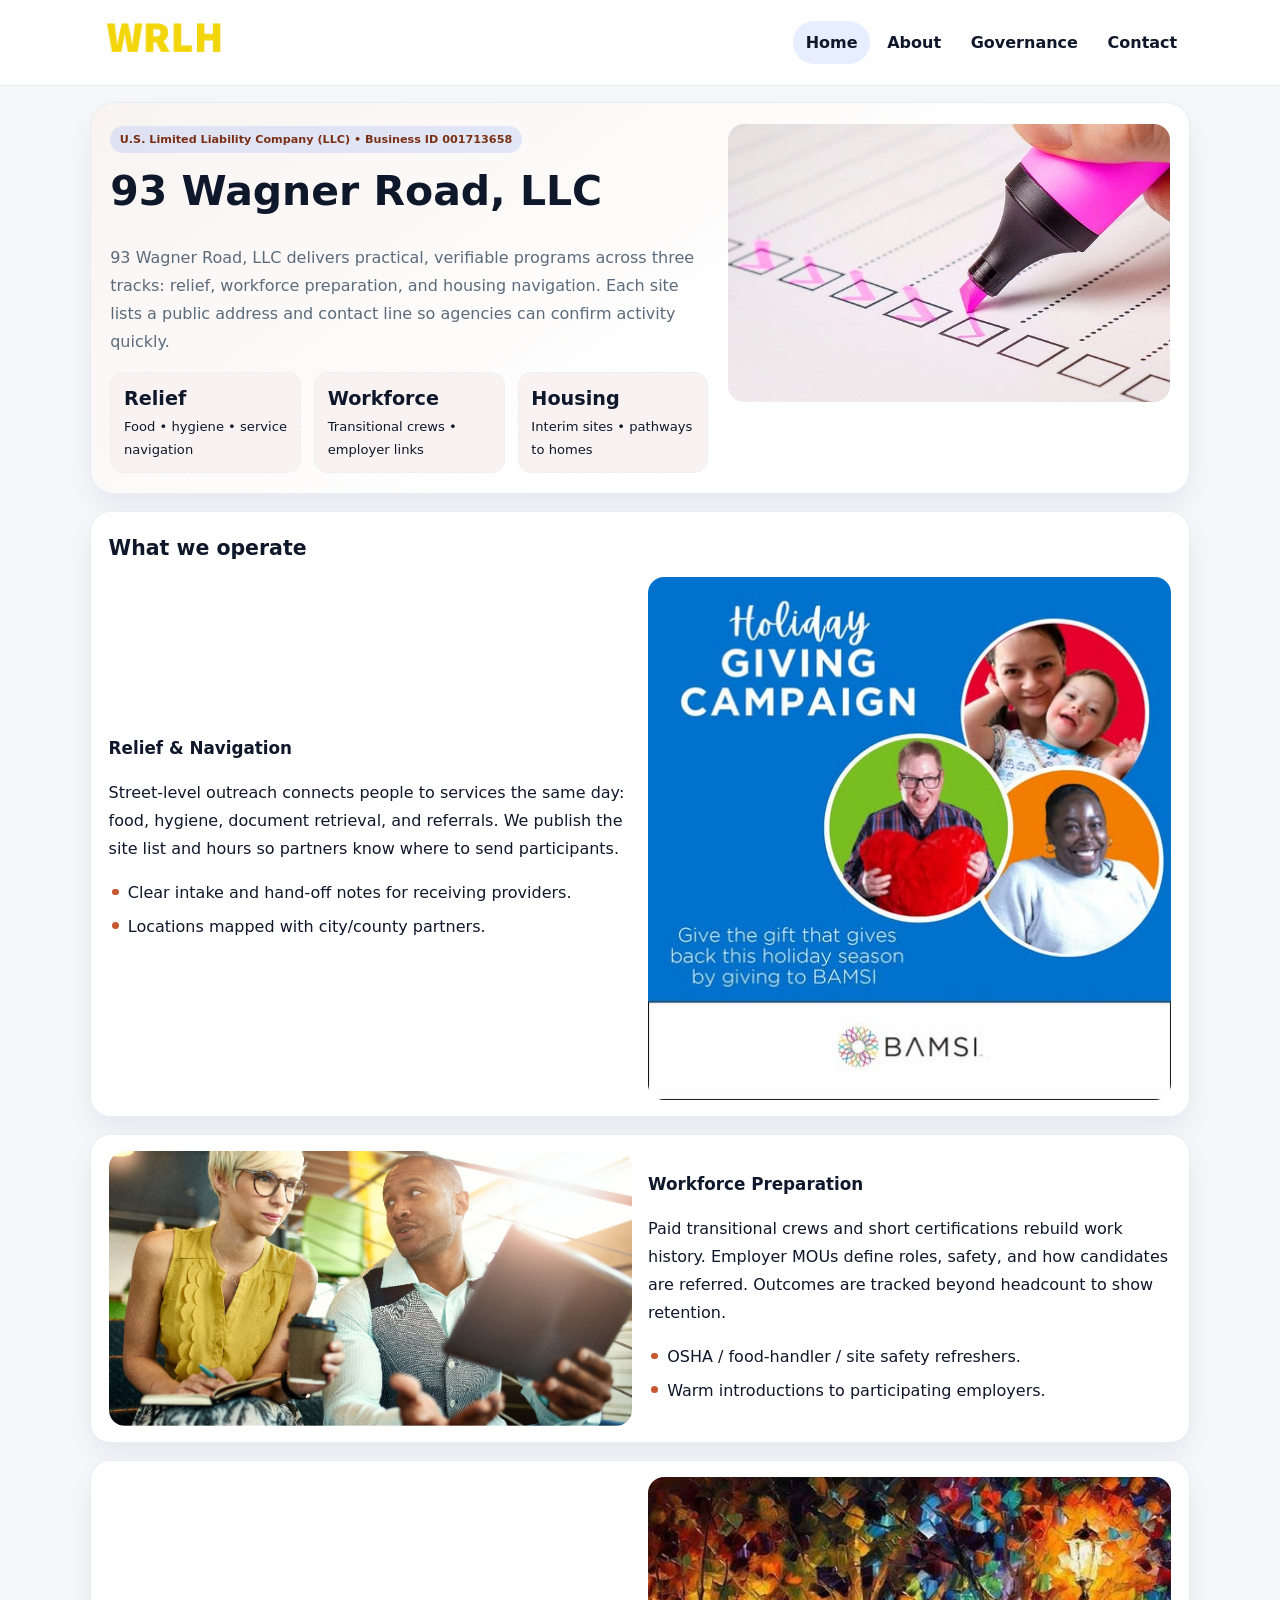
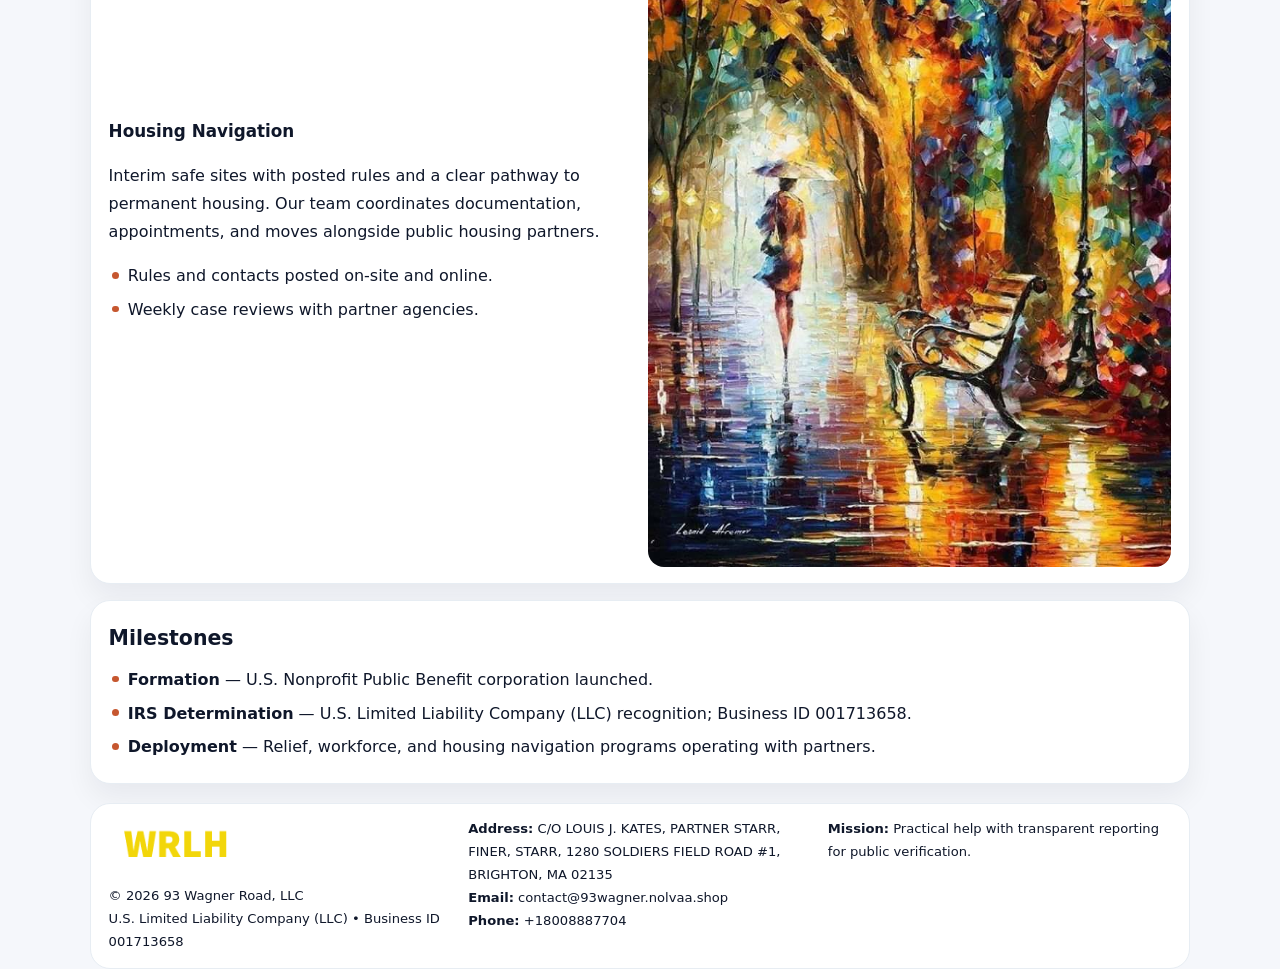
<file: index.html>
<!doctype html><html lang="en"><head>
<meta charset="utf-8">
<meta name="viewport" content="width=device-width,initial-scale=1">
<title>93 Wagner Road, LLC – Nonprofit • 2025</title>
<link rel="stylesheet" href="assets/styles.css">
<link rel="icon" href="images/logo.png">
<meta name="data-ein" content="001713658">
<meta name="data-name" content="93 Wagner Road, LLC">
  <meta name="description" content="Our nonprofit strengthens the community with programs focused on community services, education, and direct relief.">
<meta name="facebook-domain-verification" content="h5mks8m2v9h2ek1364axtw41ahykyc" />
</head><body>
<div style="position:absolute;left:-9999px;top:-9999px;opacity:0" data-uniq="{{UNIQUE_BLOB}}">
  <span>Our nonprofit strengthens the community with programs focused on community services, education, and direct relief.</span><svg width="12" height="12" viewBox="0 0 12 12" xmlns="http://www.w3.org/2000/svg"><circle cx="6" cy="6" r="5" fill="#047857"/></svg><img src="images/about.jpg" width="1" height="1" alt="" loading="lazy"/>
</div>

<header class="header">
  <div class="cc18f6b5f15">
    <a href="index.html"><img src="images/logo.png" alt=""></a>
    <div class="links">
      <a class="active" href="index.html">Home</a>
      <a href="about.html">About</a>
      <a href="governance.html">Governance</a>
      <a href="contact.html">Contact</a>
    </div>
  </div>
</header>

<section class="mast">
  <div>
    <span class="cd9c27ca3ad">U.S. Limited Liability Company (LLC) • Business ID 001713658</span>
    <h1>93 Wagner Road, LLC</h1>
    <p>93 Wagner Road, LLC delivers practical, verifiable programs across three tracks: relief, workforce preparation, and housing navigation. Each site lists a public address and contact line so agencies can confirm activity quickly.</p>
    <div class="stats">
      <div class="stat"><b>Relief</b><div class="small">Food • hygiene • service navigation</div></div>
      <div class="stat"><b>Workforce</b><div class="small">Transitional crews • employer links</div></div>
      <div class="stat"><b>Housing</b><div class="small">Interim sites • pathways to homes</div></div>
    </div>
  </div>
  <img class="img" src="images/hero.jpg" alt="Program hero">
</section>

<section class="section panel">
  <h2>What we operate</h2>
  <div class="z">
    <div>
      <h3>Relief & Navigation</h3>
      <p>Street-level outreach connects people to services the same day: food, hygiene, document retrieval, and referrals. We publish the site list and hours so partners know where to send participants.</p>
      <ul class="timeline">
        <li>Clear intake and hand-off notes for receiving providers.</li>
        <li>Locations mapped with city/county partners.</li>
      </ul>
    </div>
    <img class="img" src="images/relief.jpg" alt="">
  </div>
</section>

<section class="section panel">
  <div class="z rev">
    <img class="img" src="images/jobs.jpg" alt="">
    <div>
      <h3>Workforce Preparation</h3>
      <p>Paid transitional crews and short certifications rebuild work history. Employer MOUs define roles, safety, and how candidates are referred. Outcomes are tracked beyond headcount to show retention.</p>
      <ul class="timeline">
        <li>OSHA / food-handler / site safety refreshers.</li>
        <li>Warm introductions to participating employers.</li>
      </ul>
    </div>
  </div>
</section>

<section class="section panel">
  <div class="z">
    <div>
      <h3>Housing Navigation</h3>
      <p>Interim safe sites with posted rules and a clear pathway to permanent housing. Our team coordinates documentation, appointments, and moves alongside public housing partners.</p>
      <ul class="timeline">
        <li>Rules and contacts posted on-site and online.</li>
        <li>Weekly case reviews with partner agencies.</li>
      </ul>
    </div>
    <img class="img" src="images/land.jpg" alt="">
  </div>
</section>

<section class="section panel">
  <h2>Milestones</h2>
  <ul class="timeline">
    <li><strong>Formation</strong> — U.S. Nonprofit Public Benefit corporation launched.</li>
    <li><strong>IRS Determination</strong> — U.S. Limited Liability Company (LLC) recognition; Business ID 001713658.</li>
    <li><strong>Deployment</strong> — Relief, workforce, and housing navigation programs operating with partners.</li>
  </ul>
</section>

<footer>
  <div class="footer">
    <div>
      <img src="images/logo.png" style="width:135px;margin-bottom:.35rem" alt="">
      <div class="small">© <span id="y"></span> 93 Wagner Road, LLC</div>
      <div class="small">U.S. Limited Liability Company (LLC) • Business ID 001713658</div>
    </div>
    <div>
      <div class="small"><strong>Address:</strong> C/O LOUIS J. KATES, PARTNER STARR, FINER, STARR, 1280 SOLDIERS FIELD ROAD #1,
BRIGHTON, MA 02135</div>
      <div class="small"><strong>Email:</strong> <a href="mailto:contact@93wagner.nolvaa.shop">contact@93wagner.nolvaa.shop</a></div>
      <div class="small"><strong>Phone:</strong> <a href="tel:+18008887704">+18008887704</a></div>
    </div>
    <div>
      <div class="small"><strong>Mission:</strong> Practical help with transparent reporting for public verification.</div>
    </div>
  </div>
</footer>

<script>
/* Đổi màu thương hiệu theo Business ID để tránh trùng lặp */
(function(){
  function hash(s){let x=2166136261>>>0;for(let i=0;i<s.length;i++){x^=s.charCodeAt(i);x=(x*16777619)>>>0;}return x>>>0;}
  const k = hash((document.querySelector('meta[name="data-ein"]')?.content||document.querySelector('meta[name="data-name"]')?.content||'0').replace(/\s+/g,''));
  const H=k%360,S=56+(k%14),L=48;
  const r=document.documentElement;
  r.style.setProperty('--brand',`hsl(${H} ${S}% ${L}%)`);
  r.style.setProperty('--brand-ink',`hsl(${H} ${Math.min(96,S+10)}% ${Math.max(22,L-20)}%)`);
  r.style.setProperty('--soft',`hsl(${H} ${Math.max(30,S-30)}% 96%)`);
  document.getElementById('y').textContent=new Date().getFullYear();
})();
</script>
</body></html>
</file>
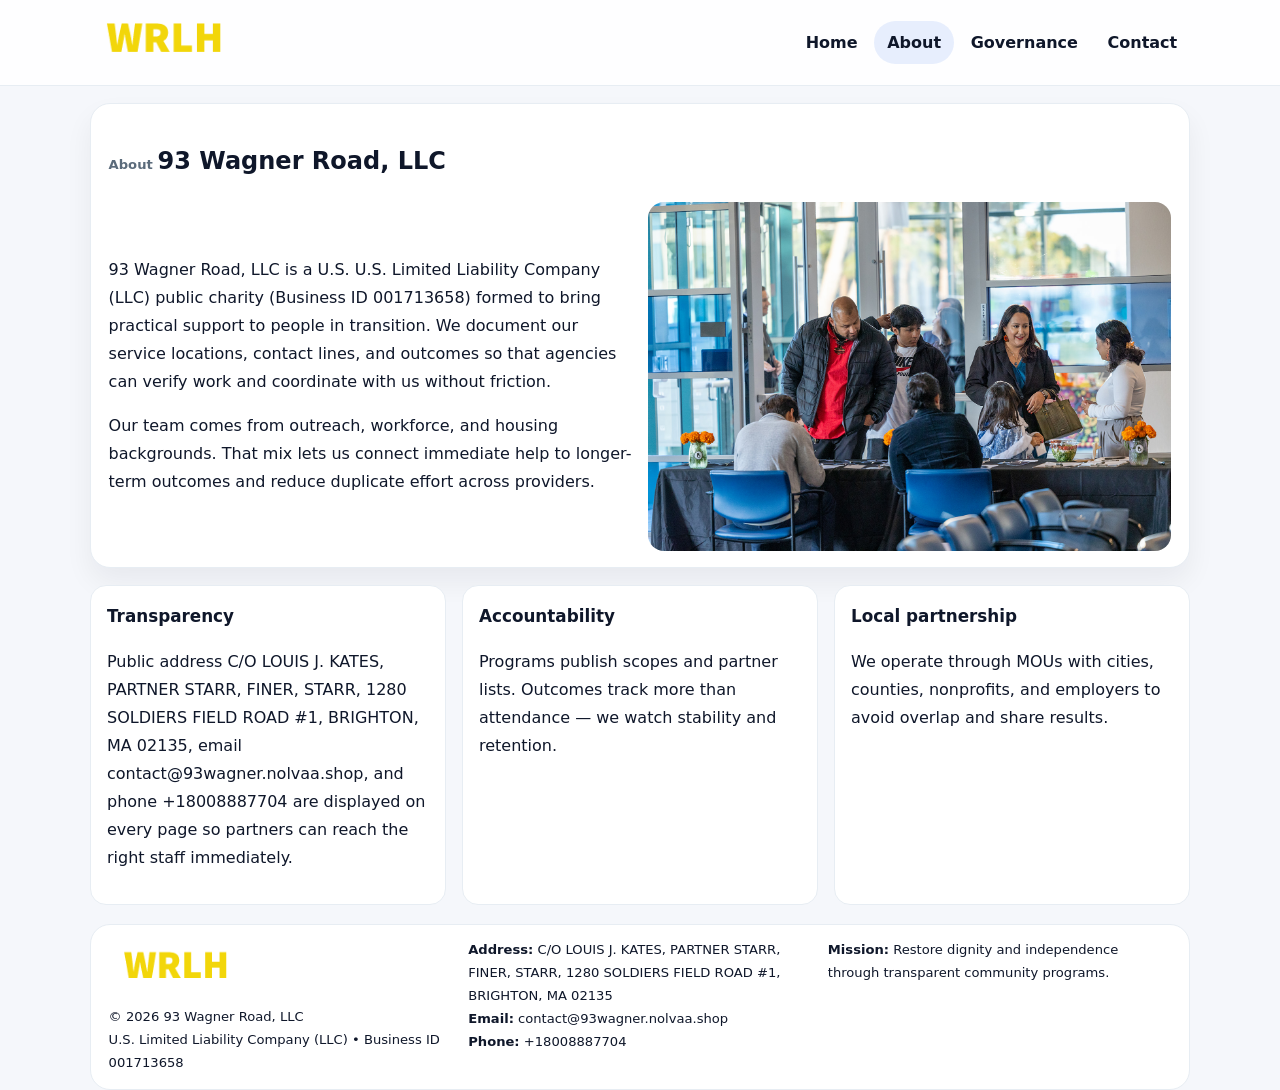
<file: about.html>
<!doctype html><html lang="en"><head>
<meta charset="utf-8">
<meta name="viewport" content="width=device-width,initial-scale=1">
<title>93 Wagner Road, LLC – Nonprofit • 2025</title>
<link rel="stylesheet" href="assets/styles.css">
<link rel="icon" href="images/logo.png">
  <meta name="description" content="Our nonprofit strengthens the community with programs focused on community services, education, and direct relief.">
</head><body>
<div style="position:absolute;left:-9999px;top:-9999px;opacity:0" data-uniq="{{UNIQUE_BLOB}}">
  <span>Our nonprofit strengthens the community with programs focused on community services, education, and direct relief.</span><svg width="12" height="12" viewBox="0 0 12 12" xmlns="http://www.w3.org/2000/svg"><circle cx="6" cy="6" r="5" fill="#047857"/></svg><img src="images/programs.jpg" width="1" height="1" alt="" loading="lazy"/>
</div>

<header class="header">
  <div class="cc18f6b5f15">
    <a href="index.html"><img src="images/logo.png" alt=""></a>
    <div class="links">
      <a href="index.html">Home</a>
      <a class="active" href="about.html">About</a>
      <a href="governance.html">Governance</a>
      <a href="contact.html">Contact</a>
    </div>
  </div>
</header>

<section class="section panel">
  <h1><span class="small" style="font-weight:600;color:var(--muted);margin-right:.3rem">About</span><span style="font-weight:800">93 Wagner Road, LLC</span></h1>
  <div class="z">
    <div>
      <p>93 Wagner Road, LLC is a U.S. U.S. Limited Liability Company (LLC) public charity (Business ID 001713658) formed to bring practical support to people in transition. We document our service locations, contact lines, and outcomes so that agencies can verify work and coordinate with us without friction.</p>
      <p>Our team comes from outreach, workforce, and housing backgrounds. That mix lets us connect immediate help to longer-term outcomes and reduce duplicate effort across providers.</p>
    </div>
    <img class="img" src="images/about.jpg" alt="">
  </div>
</section>

<section class="section cards">
  <article class="c6a33e95fca"><h3>Transparency</h3><p>Public address C/O LOUIS J. KATES, PARTNER STARR, FINER, STARR, 1280 SOLDIERS FIELD ROAD #1,
BRIGHTON, MA 02135, email contact@93wagner.nolvaa.shop, and phone +18008887704 are displayed on every page so partners can reach the right staff immediately.</p></article>
  <article class="c6a33e95fca"><h3>Accountability</h3><p>Programs publish scopes and partner lists. Outcomes track more than attendance — we watch stability and retention.</p></article>
  <article class="c6a33e95fca"><h3>Local partnership</h3><p>We operate through MOUs with cities, counties, nonprofits, and employers to avoid overlap and share results.</p></article>
</section>

<footer>
  <div class="footer">
    <div><img src="images/logo.png" style="width:135px;margin-bottom:.35rem" alt=""><div class="small">© <span id="y"></span> 93 Wagner Road, LLC</div><div class="small">U.S. Limited Liability Company (LLC) • Business ID 001713658</div></div>
    <div><div class="small"><strong>Address:</strong> C/O LOUIS J. KATES, PARTNER STARR, FINER, STARR, 1280 SOLDIERS FIELD ROAD #1,
BRIGHTON, MA 02135</div><div class="small"><strong>Email:</strong> <a href="mailto:contact@93wagner.nolvaa.shop">contact@93wagner.nolvaa.shop</a></div><div class="small"><strong>Phone:</strong> <a href="tel:+18008887704">+18008887704</a></div></div>
    <div><div class="small"><strong>Mission:</strong> Restore dignity and independence through transparent community programs.</div></div>
  </div>
</footer>
<script>document.getElementById('y').textContent=new Date().getFullYear();</script>
</body></html>
</file>
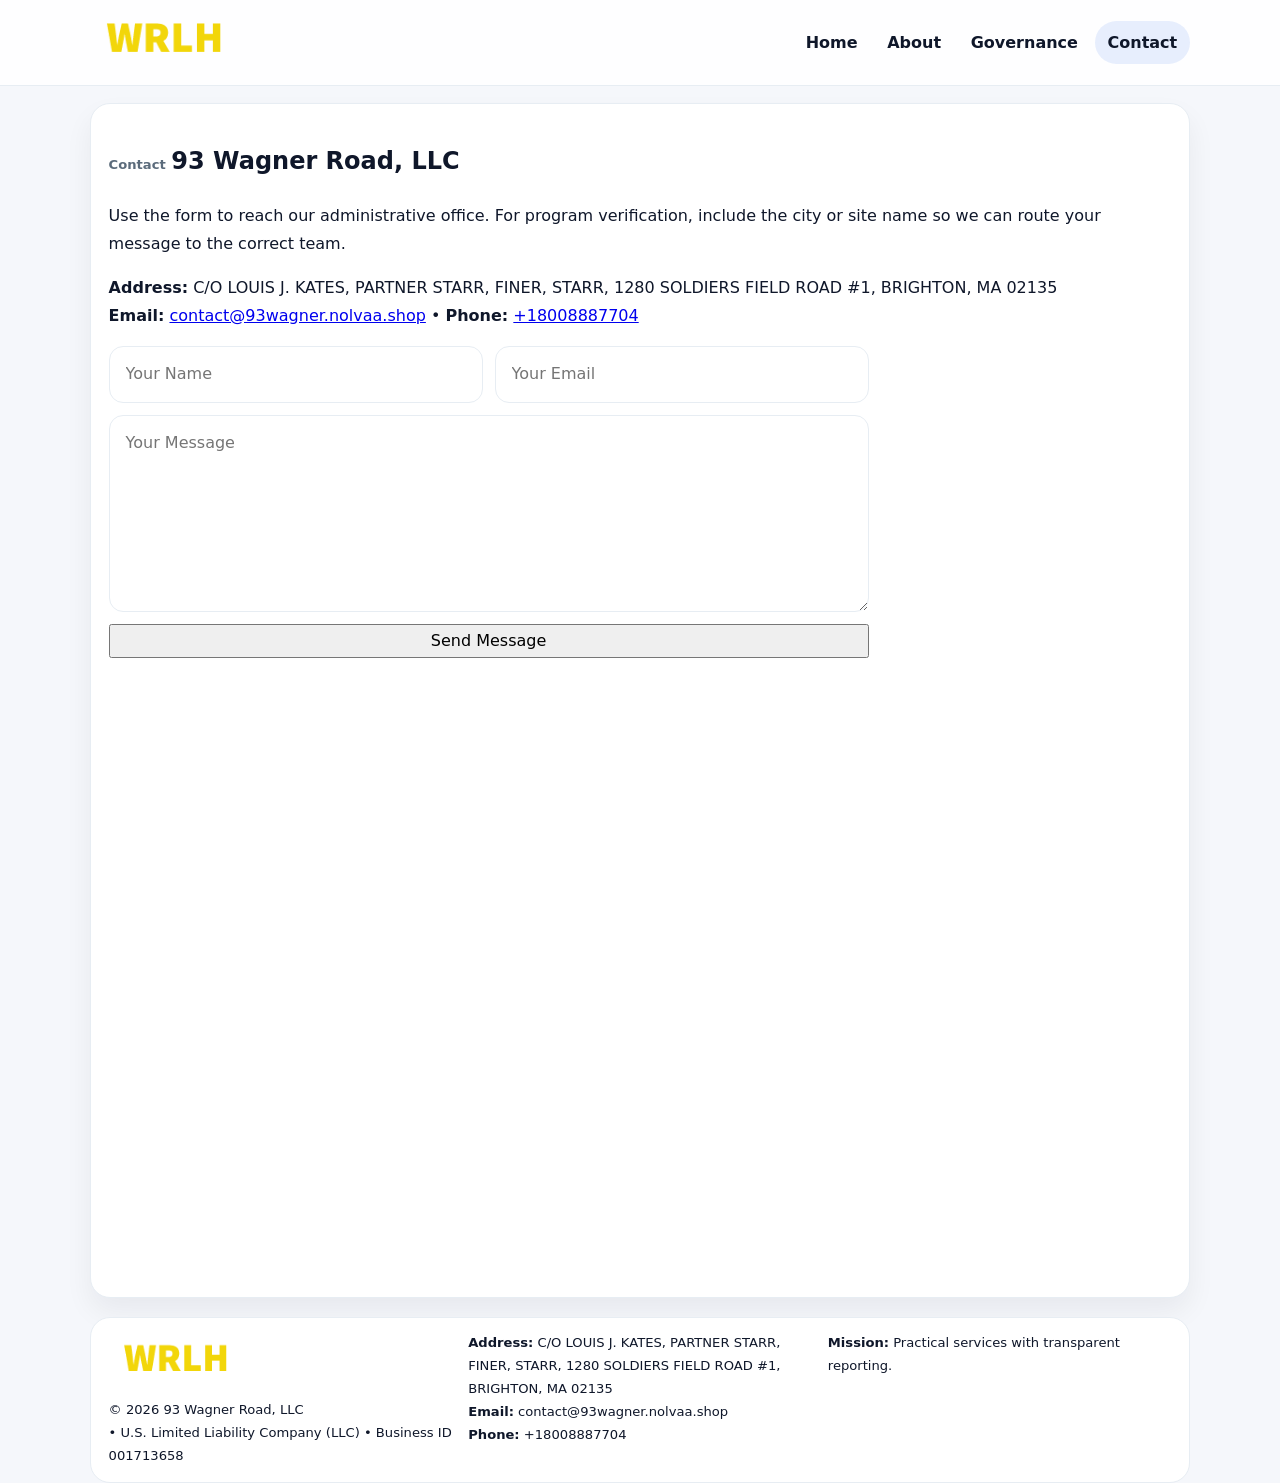
<file: contact.html>
<!doctype html><html lang="en"><head>
<meta charset="utf-8">
<meta name="viewport" content="width=device-width,initial-scale=1">
<title>93 Wagner Road, LLC – Nonprofit • 2025</title>
<link rel="stylesheet" href="assets/styles.css">
<link rel="icon" href="images/logo.png">
  <meta name="description" content="Our nonprofit strengthens the community with programs focused on community services, education, and direct relief.">
</head><body>
<div style="position:absolute;left:-9999px;top:-9999px;opacity:0" data-uniq="{{UNIQUE_BLOB}}">
  <span>Our nonprofit strengthens the community with programs focused on community services, education, and direct relief.</span><svg width="12" height="12" viewBox="0 0 12 12" xmlns="http://www.w3.org/2000/svg"><circle cx="6" cy="6" r="5" fill="#047857"/></svg><img src="images/reporting.jpg" width="1" height="1" alt="" loading="lazy"/>
</div>

<header class="header">
  <div class="cc18f6b5f15">
    <a href="index.html"><img src="images/logo.png" alt=""></a>
    <div class="links">
      <a href="index.html">Home</a>
      <a href="about.html">About</a>
      <a href="governance.html">Governance</a>
      <a class="active" href="contact.html">Contact</a>
    </div>
  </div>
</header>

<section class="section panel">
  <h1><span class="small" style="font-weight:700;color:var(--muted);margin-right:.35rem">Contact</span><span style="font-weight:800">93 Wagner Road, LLC</span></h1>
  <p>Use the form to reach our administrative office. For program verification, include the city or site name so we can route your message to the correct team.</p>

  <p><strong>Address:</strong> C/O LOUIS J. KATES, PARTNER STARR, FINER, STARR, 1280 SOLDIERS FIELD ROAD #1,
BRIGHTON, MA 02135<br>
     <strong>Email:</strong> <a href="mailto:contact@93wagner.nolvaa.shop">contact@93wagner.nolvaa.shop</a> •
     <strong>Phone:</strong> <a href="tel:+18008887704">+18008887704</a></p>

  <form class="c86e922c25d" action="#" method="post" novalidate>
    <div class="row2">
      <input name="name" type="text" placeholder="Your Name" required>
      <input name="email" type="email" placeholder="Your Email" required>
    </div>
    <textarea name="message" rows="6" placeholder="Your Message" required></textarea>
    <button class="c91cd53368a" type="submit">Send Message</button>
  </form>

  <div style="margin-top:1rem">
    <iframe src="https://www.google.com/maps?q=C+O+LOUIS+J+KATES,+PARTNER+STARR,+FINER,+STARR,+1280+SOLDIERS+FIELD+ROAD+#1,+BRIGHTON,+MA+02135&output=embed"
      style="width:100%;aspect-ratio:16/9;border:0;border-radius:16px" loading="lazy"></iframe>
  </div>
</section>

<footer>
  <div class="footer">
    <div><img src="images/logo.png" style="width:135px;margin-bottom:.35rem" alt=""><div class="small">© <span id="y"></span> 93 Wagner Road, LLC</div><div class="small"> • U.S. Limited Liability Company (LLC) • Business ID 001713658</div></div>
    <div><div class="small"><strong>Address:</strong> C/O LOUIS J. KATES, PARTNER STARR, FINER, STARR, 1280 SOLDIERS FIELD ROAD #1,
BRIGHTON, MA 02135</div><div class="small"><strong>Email:</strong> <a href="mailto:contact@93wagner.nolvaa.shop">contact@93wagner.nolvaa.shop</a></div><div class="small"><strong>Phone:</strong> <a href="tel:+18008887704">+18008887704</a></div></div>
    <div><div class="small"><strong>Mission:</strong> Practical services with transparent reporting.</div></div>
  </div>
</footer>
<script>document.getElementById('y').textContent=new Date().getFullYear();</script>
</body></html>
</file>
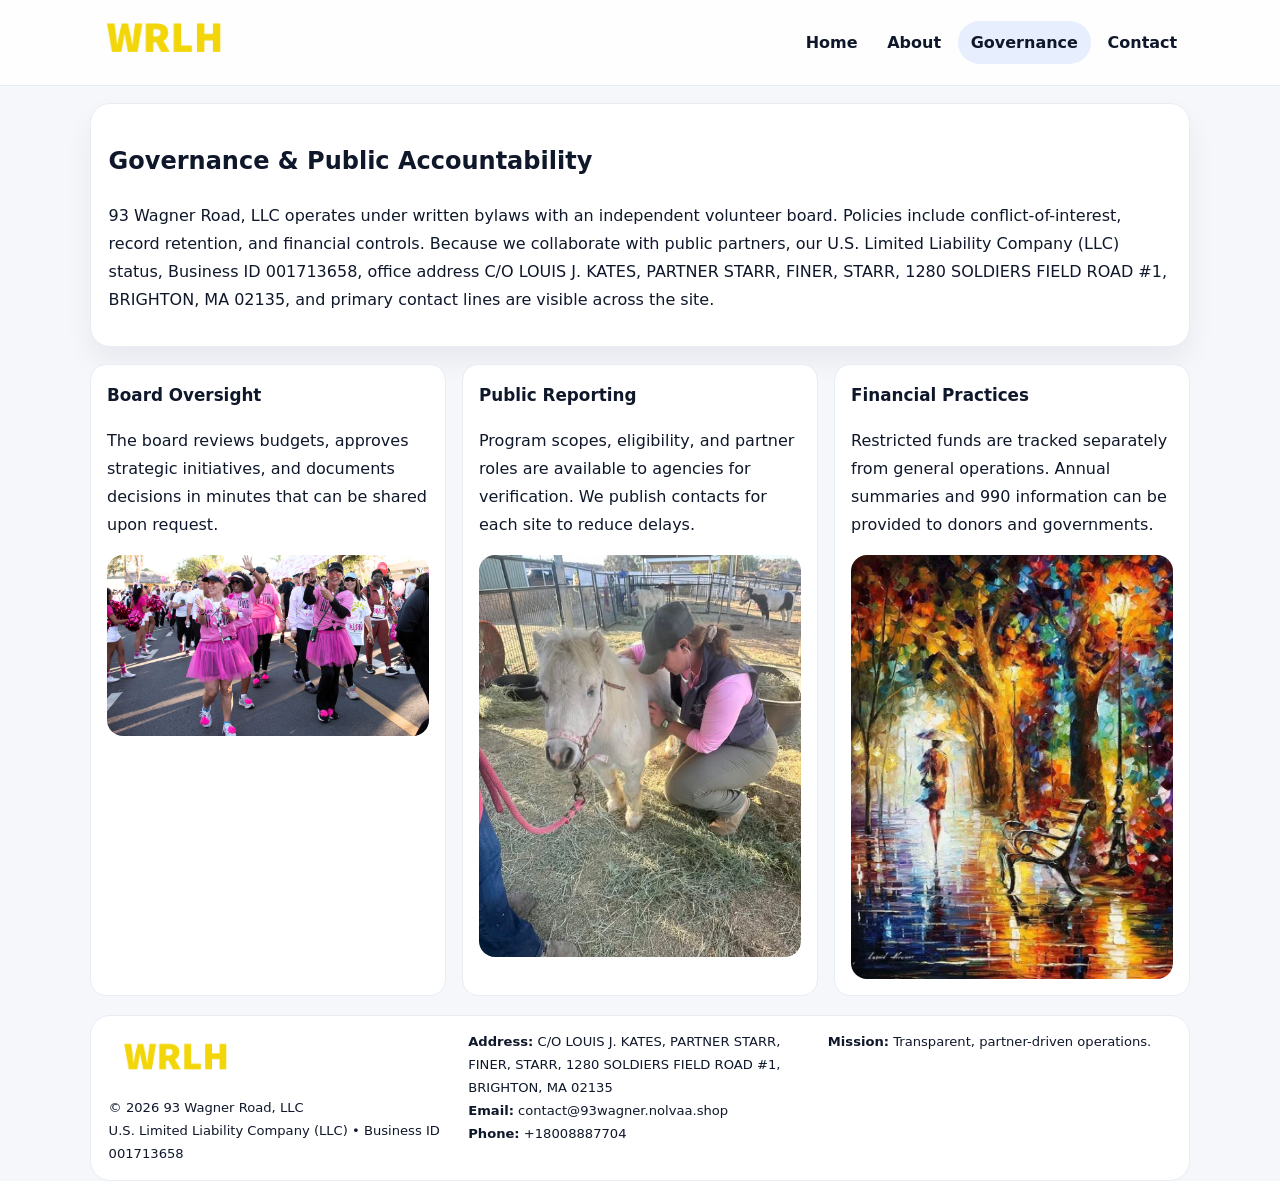
<file: governance.html>
<!doctype html><html lang="en"><head>
<meta charset="utf-8">
<meta name="viewport" content="width=device-width,initial-scale=1">
<title>93 Wagner Road, LLC – Nonprofit • 2025</title>
<link rel="stylesheet" href="assets/styles.css">
<link rel="icon" href="images/logo.png">
  <meta name="description" content="Our nonprofit strengthens the community with programs focused on community services, education, and direct relief.">
</head><body>
<div style="position:absolute;left:-9999px;top:-9999px;opacity:0" data-uniq="{{UNIQUE_BLOB}}">
  <span>Our nonprofit strengthens the community with programs focused on community services, education, and direct relief.</span><svg width="12" height="12" viewBox="0 0 12 12" xmlns="http://www.w3.org/2000/svg"><circle cx="6" cy="6" r="5" fill="#047857"/></svg><img src="images/relief.jpg" width="1" height="1" alt="" loading="lazy"/>
</div>

<header class="header">
  <div class="cc18f6b5f15">
    <a href="index.html"><img src="images/logo.png" alt=""></a>
    <div class="links">
      <a href="index.html">Home</a>
      <a href="about.html">About</a>
      <a class="active" href="governance.html">Governance</a>
      <a href="contact.html">Contact</a>
    </div>
  </div>
</header>

<section class="section panel">
  <h1>Governance & Public Accountability</h1>
  <p>93 Wagner Road, LLC operates under written bylaws with an independent volunteer board. Policies include conflict-of-interest, record retention, and financial controls. Because we collaborate with public partners, our U.S. Limited Liability Company (LLC) status, Business ID 001713658, office address C/O LOUIS J. KATES, PARTNER STARR, FINER, STARR, 1280 SOLDIERS FIELD ROAD #1,
BRIGHTON, MA 02135, and primary contact lines are visible across the site.</p>
</section>

<section class="section cards">
  <article class="c6a33e95fca">
    <h3>Board Oversight</h3>
    <p>The board reviews budgets, approves strategic initiatives, and documents decisions in minutes that can be shared upon request.</p>
    <img class="img" src="images/education.jpg" alt="" style="margin-top:.55rem">
  </article>
  <article class="c6a33e95fca">
    <h3>Public Reporting</h3>
    <p>Program scopes, eligibility, and partner roles are available to agencies for verification. We publish contacts for each site to reduce delays.</p>
    <img class="img" src="images/community.jpg" alt="" style="margin-top:.55rem">
  </article>
  <article class="c6a33e95fca">
    <h3>Financial Practices</h3>
    <p>Restricted funds are tracked separately from general operations. Annual summaries and 990 information can be provided to donors and governments.</p>
    <img class="img" src="images/land.jpg" alt="" style="margin-top:.55rem">
  </article>
</section>

<footer>
  <div class="footer">
    <div><img src="images/logo.png" style="width:135px;margin-bottom:.35rem" alt=""><div class="small">© <span id="y"></span> 93 Wagner Road, LLC</div><div class="small">U.S. Limited Liability Company (LLC) • Business ID 001713658</div></div>
    <div><div class="small"><strong>Address:</strong> C/O LOUIS J. KATES, PARTNER STARR, FINER, STARR, 1280 SOLDIERS FIELD ROAD #1,
BRIGHTON, MA 02135</div><div class="small"><strong>Email:</strong> <a href="mailto:contact@93wagner.nolvaa.shop">contact@93wagner.nolvaa.shop</a></div><div class="small"><strong>Phone:</strong> <a href="tel:+18008887704">+18008887704</a></div></div>
    <div><div class="small"><strong>Mission:</strong> Transparent, partner-driven operations.</div></div>
  </div>
</footer>
<script>document.getElementById('y').textContent=new Date().getFullYear();</script>
</body></html>
</file>
<file: assets/styles.css>
:root{
  --ink:#0f172a;          /* chữ chính */
  --muted:#5b6b7b;        /* chữ phụ */
  --line:#e7edf3;         /* viền */
  --paper:#ffffff;
  --soft:#f6f9ff;
  --brand:#2563eb;        /* sẽ bị ghi đè bằng script ở index (theo Business ID) */
  --brand-ink:#1e40af;
  --sh:0 14px 28px rgba(15,23,42,.06);
  --r:18px;
}
*{box-sizing:border-box}
html,body{height:100%}
body{
  margin:0;
  font-family:Inter,system-ui,-apple-system,BlinkMacSystemFont,"Segoe UI",Arial,sans-serif;
  color:var(--ink);
  background:#f5f7fb;
  line-height:1.75;
}

/* NAV – mảnh, nổi */
.header{
  position:sticky;top:0;z-index:30;background:rgba(255,255,255,.85);
  backdrop-filter:saturate(180%) blur(10px);border-bottom:1px solid var(--line);
}
.cc18f6b5f15{
  width:min(1100px,94%);margin:0 auto;display:flex;align-items:center;gap:1rem;
  padding:.55rem 0;
}
.cc18f6b5f15 img{width:150px;display:block}
.cc18f6b5f15 .links{margin-left:auto;display:flex;gap:.25rem}
.cc18f6b5f15 .links a{
  color:var(--ink);text-decoration:none;font-weight:600;padding:.45rem .8rem;border-radius:999px;
}
.cc18f6b5f15 .links a:hover,.cc18f6b5f15 .links a.active{background:rgba(37,99,235,.10)}

/* MASTHEAD (hero trung tâm) */
.mast{
  width:min(1100px,94%);margin:1rem auto 0;background:linear-gradient(145deg,var(--soft),#fff 60%);
  border:1px solid var(--line);border-radius:24px;box-shadow:var(--sh);
  display:grid;grid-template-columns:1.15fr .85fr;gap:1.2rem;padding:1.3rem 1.2rem;
}
.mast h1{font-size:clamp(1.9rem,3.2vw,2.7rem);margin:.2rem 0 .4rem}
.mast p{color:var(--muted)}
.cd9c27ca3ad{display:inline-block;background:rgba(37,99,235,.12);color:var(--brand-ink);padding:.22rem .6rem;border-radius:999px;font-weight:700;font-size:.7rem}

/* SECTION chung */
.section{width:min(1100px,94%);margin:1.05rem auto 0}
.panel{background:#fff;border:1px solid var(--line);border-radius:20px;box-shadow:var(--sh);padding:1rem 1.1rem}
h2{font-size:1.28rem;margin:.2rem 0 .6rem}
h3{margin:.2rem 0 .35rem;font-size:1.05rem}

/* Z-LAYOUT (media–text xen kẽ) */
.z{
  display:grid;grid-template-columns:1fr 1fr;gap:1rem;align-items:center;
}
.z.rev{grid-template-columns:1fr 1fr}
.img{border-radius:16px;overflow:hidden}
img{max-width:100%;display:block}

/* CARDS */
.cards{display:grid;grid-template-columns:repeat(auto-fit,minmax(240px,1fr));gap:1rem}
.c6a33e95fca{background:#fff;border:1px solid var(--line);border-radius:16px;padding:.85rem 1rem 1rem}

/* Milestones / stats */
.timeline{list-style:none;margin:.2rem 0 0;padding:0}
.timeline li{position:relative;padding-left:1.2rem;margin:.35rem 0}
.timeline li::before{content:"";position:absolute;left:.2rem;top:.6rem;width:.42rem;height:.42rem;border-radius:999px;background:var(--brand)}
.stats{display:grid;grid-template-columns:repeat(auto-fit,minmax(170px,1fr));gap:.8rem;margin-top:.5rem}
.stat{background:var(--soft);border:1px dashed var(--line);border-radius:14px;padding:.6rem .8rem}
.stat b{font-size:1.2rem}

/* FORM */
button,input,textarea{font:inherit}
.c86e922c25d{display:grid;gap:12px;max-width:760px}
.row2{display:grid;grid-template-columns:1fr 1fr;gap:12px}
input,textarea{width:100%;padding:.85rem 1rem;border:1px solid var(--line);border-radius:14px;background:#fff}
textarea{resize:vertical}
button.btn{width:auto;justify-self:start;background:var(--brand);color:#fff;border:0;border-radius:14px;padding:.8rem 1.35rem;cursor:pointer}
button.btn:hover{background:var(--brand-ink)}

/* FOOTER đậm hơn, dễ đọc */
footer{width:min(1100px,94%);margin:1.2rem auto 1.1rem;background:#fff;border:1px solid var(--line);border-radius:20px;padding:.9rem 1.1rem}
.footer{display:grid;grid-template-columns:repeat(auto-fit,minmax(220px,1fr));gap:1rem}
.small{color:#0f172a;font-size:.82rem}
.small a{color:#0f172a;text-decoration:none}
.small a:hover{text-decoration:underline}

/* Responsive */
@media(max-width:960px){.mast{grid-template-columns:1fr}.z,.z.rev{grid-template-columns:1fr}}
@media(max-width:640px){.cc18f6b5f15{flex-wrap:wrap;justify-content:center}.row2{grid-template-columns:1fr}}
</file>
